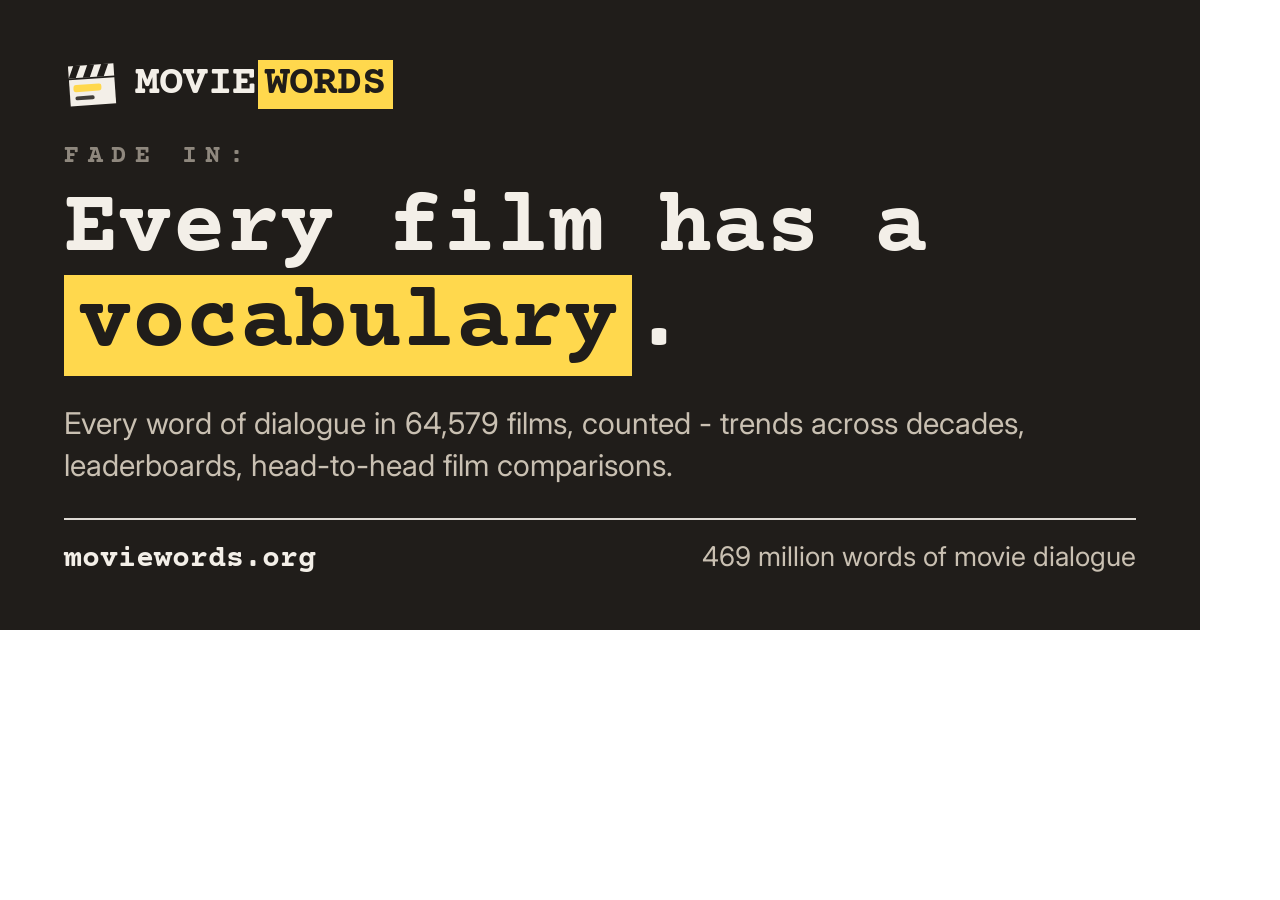
<file: docs/launch/og-card.source.html>
<!doctype html>
<html lang="en">
<head>
<meta charset="utf-8">
<style>
  @import url('https://fonts.googleapis.com/css2?family=Courier+Prime:wght@400;700&family=Inter:wght@400;500;600;800&display=swap');
  * { box-sizing: border-box; }
  html, body { margin: 0; padding: 0; }
  .card {
    width: 1200px; height: 630px;
    background: #201d1a; color: #f3efe8;
    padding: 56px 64px 54px;
    display: flex; flex-direction: column;
    font-family: Inter, sans-serif;
    -webkit-font-smoothing: antialiased;
  }
  /* Brand lockup: the clapperboard mark (inverted for the dark card so the
     board body reads light) + the MOVIEWORDS wordmark, matching the header. */
  .brand { display: inline-flex; align-items: center; gap: 15px; }
  .brand svg { width: 56px; height: 56px; display: block; }
  .wordmark { font-family: 'Courier Prime', monospace; font-weight: 700; font-size: 41px; letter-spacing: -0.02em; color: #f3efe8; }
  .wordmark .w { background: #ffd84d; color: #201d1a; padding: 1px 7px 2px; margin-left: 2px; }
  .fadein { font-family: 'Courier Prime', monospace; font-weight: 700; letter-spacing: 0.34em; color: #8f887e; font-size: 25px; margin-top: 30px; text-transform: uppercase; }
  .head { font-family: 'Courier Prime', monospace; font-weight: 700; color: #f3efe8; font-size: 90px; line-height: 1.06; margin-top: 12px; }
  .head .hl { background: #ffd84d; color: #201d1a; padding: 0 14px; }
  .sub { font-family: Inter, sans-serif; font-weight: 400; color: #c9c0b2; font-size: 30px; line-height: 1.42; margin-top: 28px; max-width: 1015px; }
  .spacer { flex: 1; }
  .rule { height: 2px; background: #f3efe8; opacity: 0.9; margin-bottom: 20px; }
  .foot { display: flex; justify-content: space-between; align-items: baseline; }
  .foot .domain { font-family: 'Courier Prime', monospace; font-weight: 700; color: #f3efe8; font-size: 30px; }
  .foot .tag { font-family: Inter, sans-serif; color: #c9c0b2; font-size: 27px; }
</style>
</head>
<body>
  <div class="card">
    <div class="brand">
      <svg viewBox="0 0 64 64" aria-hidden="true">
        <g transform="rotate(-4 32 32)">
          <path d="M6 10 L58 10 L58 24 L6 24 Z" fill="#f3efe8"/>
          <g fill="#201d1a">
            <path d="M12 10 L20 10 L14 24 L6 24 Z"/>
            <path d="M28 10 L36 10 L30 24 L22 24 Z"/>
            <path d="M44 10 L52 10 L46 24 L38 24 Z"/>
          </g>
          <rect x="6" y="26" width="52" height="30" fill="#f3efe8"/>
          <rect x="12" y="32" width="32" height="8" rx="3" fill="#ffd84d" transform="skewX(-4) translate(1 0)"/>
          <rect x="12" y="45" width="22" height="4.5" rx="2.25" fill="#201d1a" opacity="0.85"/>
        </g>
      </svg>
      <span class="wordmark">MOVIE<span class="w">WORDS</span></span>
    </div>
    <div class="fadein">Fade in:</div>
    <div class="head">Every film has a<br><span class="hl">vocabulary</span>.</div>
    <div class="sub">Every word of dialogue in 64,579 films, counted - trends across decades, leaderboards, head-to-head film comparisons.</div>
    <div class="spacer"></div>
    <div class="rule"></div>
    <div class="foot">
      <span class="domain">moviewords.org</span>
      <span class="tag">469 million words of movie dialogue</span>
    </div>
  </div>
</body>
</html>
</file>
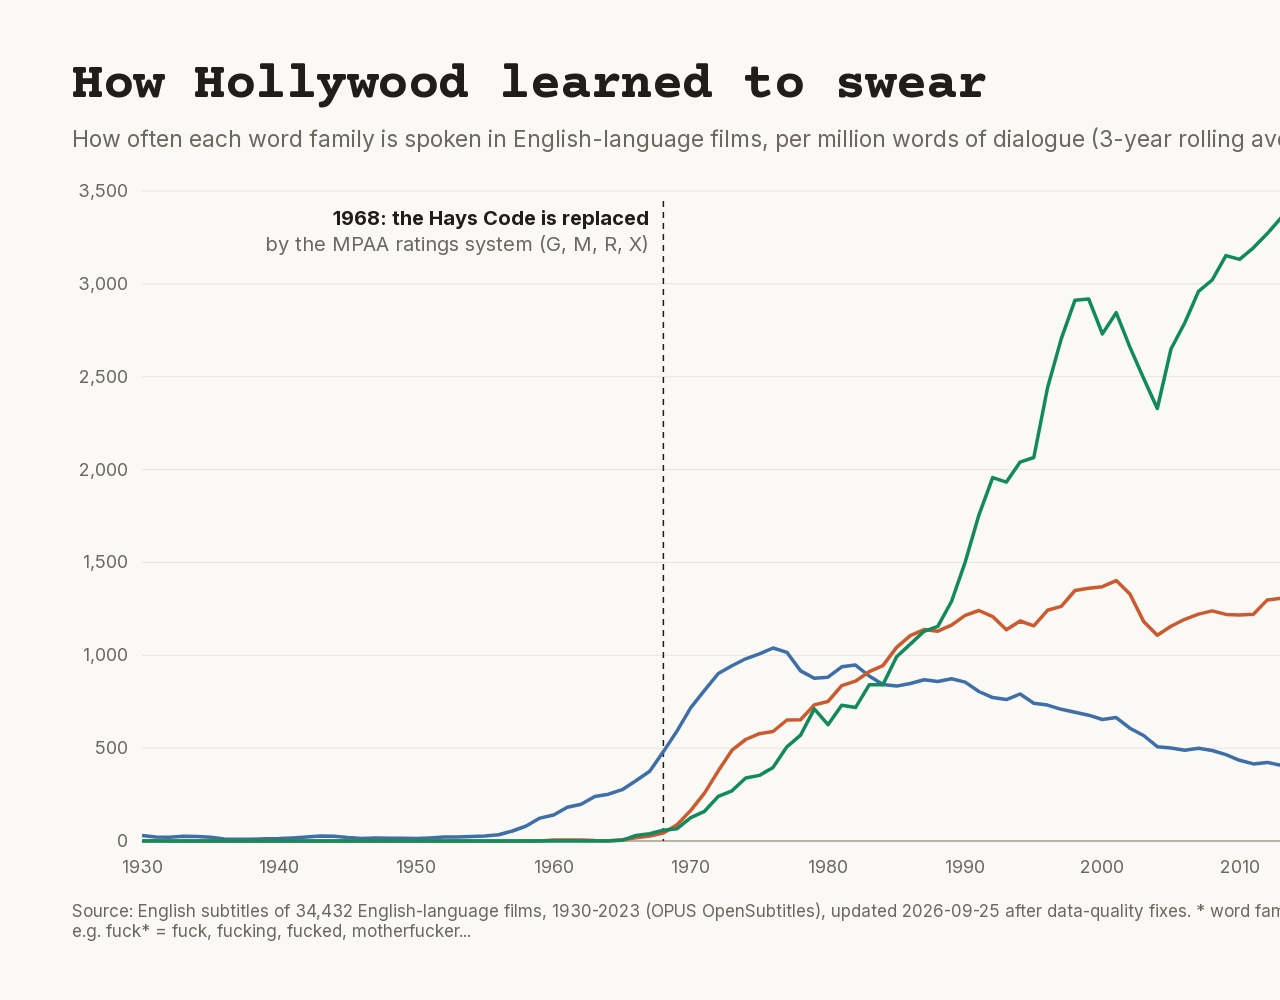
<file: docs/launch/swearing-chart-families-2026-09-25.source.html>
<!doctype html>
<!-- Source for docs/launch/swearing-chart-families-2026-09-25.png (launch chart redrawn on the cleaned corpus, word families).
     Data: swearing-data-families-2026-09-25.json (English-original films, 3-yr rolling rate per
     million words). Render: open in Playwright at 1600x1000, screenshot. -->
<html>
<head>
<meta charset="utf-8">
<style>
  @font-face { font-family: 'Courier Prime'; font-weight: 400; src: url('../../app/public/fonts/courier-prime-latin.woff2') format('woff2'); }
  @font-face { font-family: 'Courier Prime'; font-weight: 700; src: url('../../app/public/fonts/courier-prime-700-latin.woff2') format('woff2'); }
  @font-face { font-family: 'Inter'; font-weight: 100 900; src: url('../../app/public/fonts/inter-latin.woff2') format('woff2'); }
  :root { --paper: #faf9f5; --ink: #201d1a; --ink2: #6e675e; --ink3: #a39b8f; --rule: #e8e5dc; }
  html, body { margin: 0; background: var(--paper); }
  body { width: 1600px; height: 1000px; box-sizing: border-box; padding: 56px 72px 40px; font-family: Inter, sans-serif; color: var(--ink); }
  h1 { font-family: 'Courier Prime', monospace; font-weight: 700; font-size: 52px; margin: 0 0 10px; letter-spacing: -0.5px; }
  .sub { font-size: 23px; color: var(--ink2); margin: 0 0 18px; }
  svg text { font-family: Inter, sans-serif; }
  .foot { display: flex; justify-content: space-between; font-size: 17px; color: var(--ink2); margin-top: 6px; }
  .brand { font-family: 'Courier Prime', monospace; font-weight: 700; font-size: 22px; color: var(--ink); }
  .brand span { background: #ffd84d; padding: 0 4px; }
</style>
</head>
<body>
  <h1>How Hollywood learned to swear</h1>
  <p class="sub">How often each word family is spoken in English-language films, per million words of dialogue (3-year rolling average)</p>
  <svg id="chart" width="1456" height="720"></svg>
  <div class="foot">
    <div>Source: English subtitles of 34,432 English-language films, 1930-2023 (OPUS OpenSubtitles), updated 2026-09-25 after data-quality fixes. * word families, e.g. fuck* = fuck, fucking, fucked, motherfucker...</div>
    <div class="brand">MOVIE<span>WORDS</span>.org</div>
  </div>
<script>
const COLORS = { damn: '#3e6fa8', shit: '#cc5a2e', fuck: '#128a5e' }
fetch('swearing-data-families-2026-09-25.json').then(r => r.json()).then(data => {
  const svg = document.getElementById('chart'), NS = 'http://www.w3.org/2000/svg'
  const W = 1456, H = 720, m = { l: 70, r: 110, t: 20, b: 50 }
  const x0 = 1930, x1 = 2023, yMax = 3500
  const x = v => m.l + (v - x0) / (x1 - x0) * (W - m.l - m.r)
  const y = v => H - m.b - v / yMax * (H - m.t - m.b)
  const el = (tag, attrs, text) => { const e = document.createElementNS(NS, tag); for (const k in attrs) e.setAttribute(k, attrs[k]); if (text != null) e.textContent = text; svg.appendChild(e); return e }

  for (let v = 0; v <= yMax; v += 500) {
    el('line', { x1: m.l, x2: W - m.r, y1: y(v), y2: y(v), stroke: v ? '#e8e5dc' : '#a39b8f', 'stroke-width': v ? 1 : 1.5 })
    el('text', { x: m.l - 14, y: y(v) + 6, 'text-anchor': 'end', 'font-size': 18, fill: '#6e675e' }, v.toLocaleString('en-US'))
  }
  for (let v = 1930; v <= 2020; v += 10)
    el('text', { x: x(v), y: H - m.b + 32, 'text-anchor': 'middle', 'font-size': 18, fill: '#6e675e' }, v)

  // 1968 marker: the Production Code gives way to the MPAA rating system (1 Nov 1968)
  el('line', { x1: x(1968), x2: x(1968), y1: y(yMax) + 10, y2: y(0), stroke: '#201d1a', 'stroke-width': 1.5, 'stroke-dasharray': '6 5' })
  el('text', { x: x(1968) - 14, y: y(yMax) + 34, 'text-anchor': 'end', 'font-size': 20, 'font-weight': 700, fill: '#201d1a' }, '1968: the Hays Code is replaced')
  el('text', { x: x(1968) - 14, y: y(yMax) + 60, 'text-anchor': 'end', 'font-size': 20, fill: '#6e675e' }, 'by the MPAA ratings system (G, M, R, X)')

  for (const [word, pts] of Object.entries(data)) {
    el('path', { d: pts.map(([yr, v], i) => `${i ? 'L' : 'M'}${x(yr).toFixed(1)},${y(v).toFixed(1)}`).join(''), fill: 'none', stroke: COLORS[word], 'stroke-width': 3.5, 'stroke-linejoin': 'round' })
    const [ly, lv] = pts[pts.length - 1]
    el('circle', { cx: x(ly), cy: y(lv), r: 5, fill: COLORS[word], stroke: '#faf9f5', 'stroke-width': 2 })
    el('text', { x: x(ly) + 14, y: y(lv) + 8, 'font-size': 24, 'font-weight': 700, fill: '#201d1a' }, `${word}*`)
  }
  document.body.dataset.ready = '1'
})
</script>
</body>
</html>
</file>
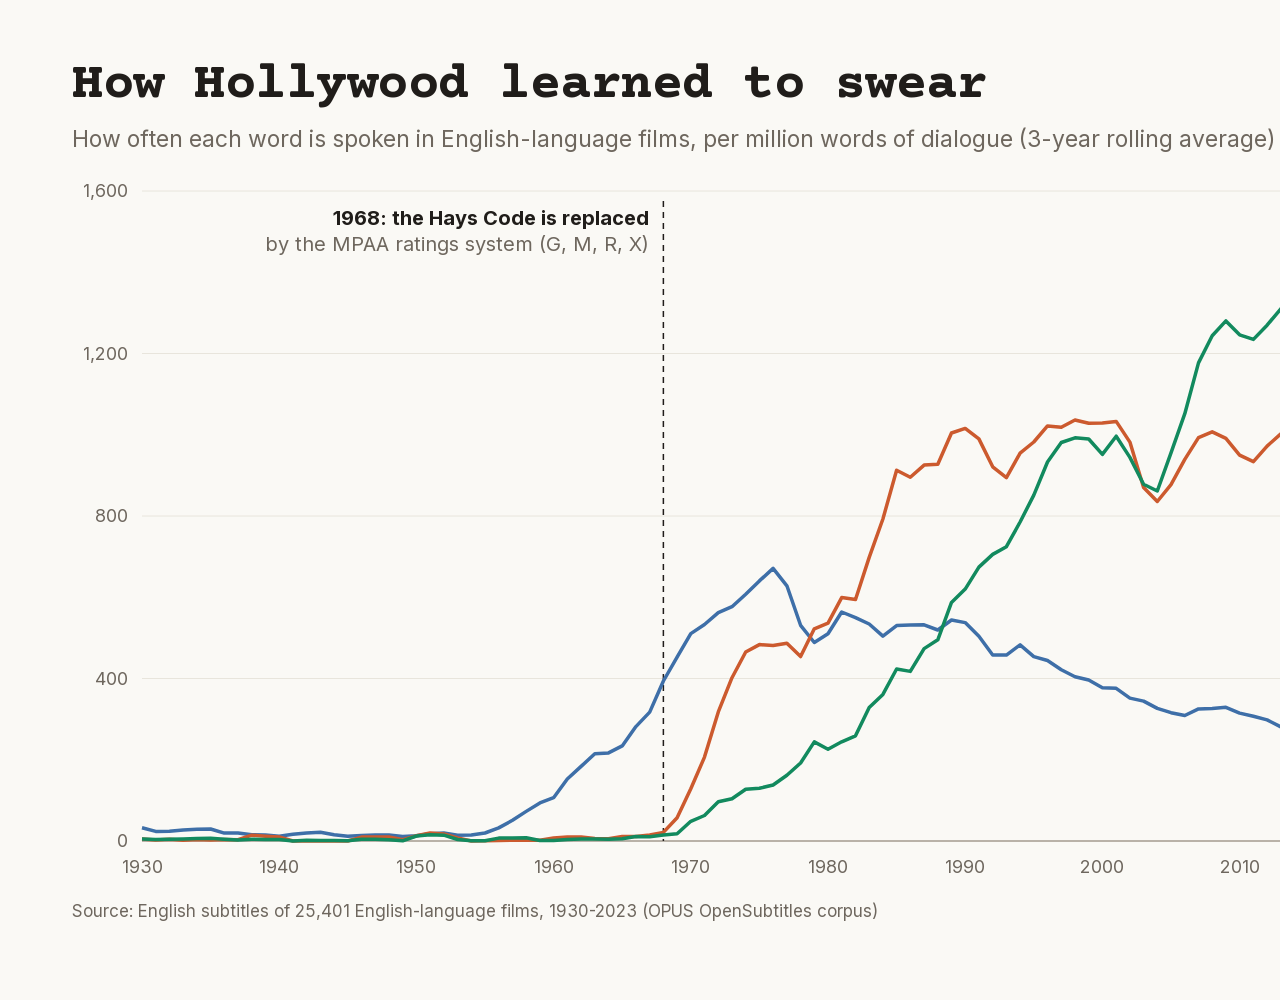
<file: docs/launch/swearing-chart.source.html>
<!doctype html>
<!-- Source for docs/launch/swearing-chart.png (r/dataisbeautiful OC).
     Data: swearing-data.json (English-original films, 3-yr rolling rate per
     million words). Render: open in Playwright at 1600x1000, screenshot. -->
<html>
<head>
<meta charset="utf-8">
<style>
  @font-face { font-family: 'Courier Prime'; font-weight: 400; src: url('../../app/public/fonts/courier-prime-latin.woff2') format('woff2'); }
  @font-face { font-family: 'Courier Prime'; font-weight: 700; src: url('../../app/public/fonts/courier-prime-700-latin.woff2') format('woff2'); }
  @font-face { font-family: 'Inter'; font-weight: 100 900; src: url('../../app/public/fonts/inter-latin.woff2') format('woff2'); }
  :root { --paper: #faf9f5; --ink: #201d1a; --ink2: #6e675e; --ink3: #a39b8f; --rule: #e8e5dc; }
  html, body { margin: 0; background: var(--paper); }
  body { width: 1600px; height: 1000px; box-sizing: border-box; padding: 56px 72px 40px; font-family: Inter, sans-serif; color: var(--ink); }
  h1 { font-family: 'Courier Prime', monospace; font-weight: 700; font-size: 52px; margin: 0 0 10px; letter-spacing: -0.5px; }
  .sub { font-size: 23px; color: var(--ink2); margin: 0 0 18px; }
  svg text { font-family: Inter, sans-serif; }
  .foot { display: flex; justify-content: space-between; font-size: 17px; color: var(--ink2); margin-top: 6px; }
  .brand { font-family: 'Courier Prime', monospace; font-weight: 700; font-size: 22px; color: var(--ink); }
  .brand span { background: #ffd84d; padding: 0 4px; }
</style>
</head>
<body>
  <h1>How Hollywood learned to swear</h1>
  <p class="sub">How often each word is spoken in English-language films, per million words of dialogue (3-year rolling average)</p>
  <svg id="chart" width="1456" height="720"></svg>
  <div class="foot">
    <div>Source: English subtitles of 25,401 English-language films, 1930-2023 (OPUS OpenSubtitles corpus)</div>
    <div class="brand">MOVIE<span>WORDS</span>.org</div>
  </div>
<script>
const COLORS = { damn: '#3e6fa8', shit: '#cc5a2e', fuck: '#128a5e' }
fetch('swearing-data.json').then(r => r.json()).then(data => {
  const svg = document.getElementById('chart'), NS = 'http://www.w3.org/2000/svg'
  const W = 1456, H = 720, m = { l: 70, r: 110, t: 20, b: 50 }
  const x0 = 1930, x1 = 2023, yMax = 1600
  const x = v => m.l + (v - x0) / (x1 - x0) * (W - m.l - m.r)
  const y = v => H - m.b - v / yMax * (H - m.t - m.b)
  const el = (tag, attrs, text) => { const e = document.createElementNS(NS, tag); for (const k in attrs) e.setAttribute(k, attrs[k]); if (text != null) e.textContent = text; svg.appendChild(e); return e }

  for (let v = 0; v <= yMax; v += 400) {
    el('line', { x1: m.l, x2: W - m.r, y1: y(v), y2: y(v), stroke: v ? '#e8e5dc' : '#a39b8f', 'stroke-width': v ? 1 : 1.5 })
    el('text', { x: m.l - 14, y: y(v) + 6, 'text-anchor': 'end', 'font-size': 18, fill: '#6e675e' }, v.toLocaleString('en-US'))
  }
  for (let v = 1930; v <= 2020; v += 10)
    el('text', { x: x(v), y: H - m.b + 32, 'text-anchor': 'middle', 'font-size': 18, fill: '#6e675e' }, v)

  // 1968 marker: the Production Code gives way to the MPAA rating system (1 Nov 1968)
  el('line', { x1: x(1968), x2: x(1968), y1: y(yMax) + 10, y2: y(0), stroke: '#201d1a', 'stroke-width': 1.5, 'stroke-dasharray': '6 5' })
  el('text', { x: x(1968) - 14, y: y(yMax) + 34, 'text-anchor': 'end', 'font-size': 20, 'font-weight': 700, fill: '#201d1a' }, '1968: the Hays Code is replaced')
  el('text', { x: x(1968) - 14, y: y(yMax) + 60, 'text-anchor': 'end', 'font-size': 20, fill: '#6e675e' }, 'by the MPAA ratings system (G, M, R, X)')

  for (const [word, pts] of Object.entries(data)) {
    el('path', { d: pts.map(([yr, v], i) => `${i ? 'L' : 'M'}${x(yr).toFixed(1)},${y(v).toFixed(1)}`).join(''), fill: 'none', stroke: COLORS[word], 'stroke-width': 3.5, 'stroke-linejoin': 'round' })
    const [ly, lv] = pts[pts.length - 1]
    el('circle', { cx: x(ly), cy: y(lv), r: 5, fill: COLORS[word], stroke: '#faf9f5', 'stroke-width': 2 })
    el('text', { x: x(ly) + 14, y: y(lv) + 8, 'font-size': 24, 'font-weight': 700, fill: '#201d1a' }, `"${word}"`)
  }
  document.body.dataset.ready = '1'
})
</script>
</body>
</html>
</file>
